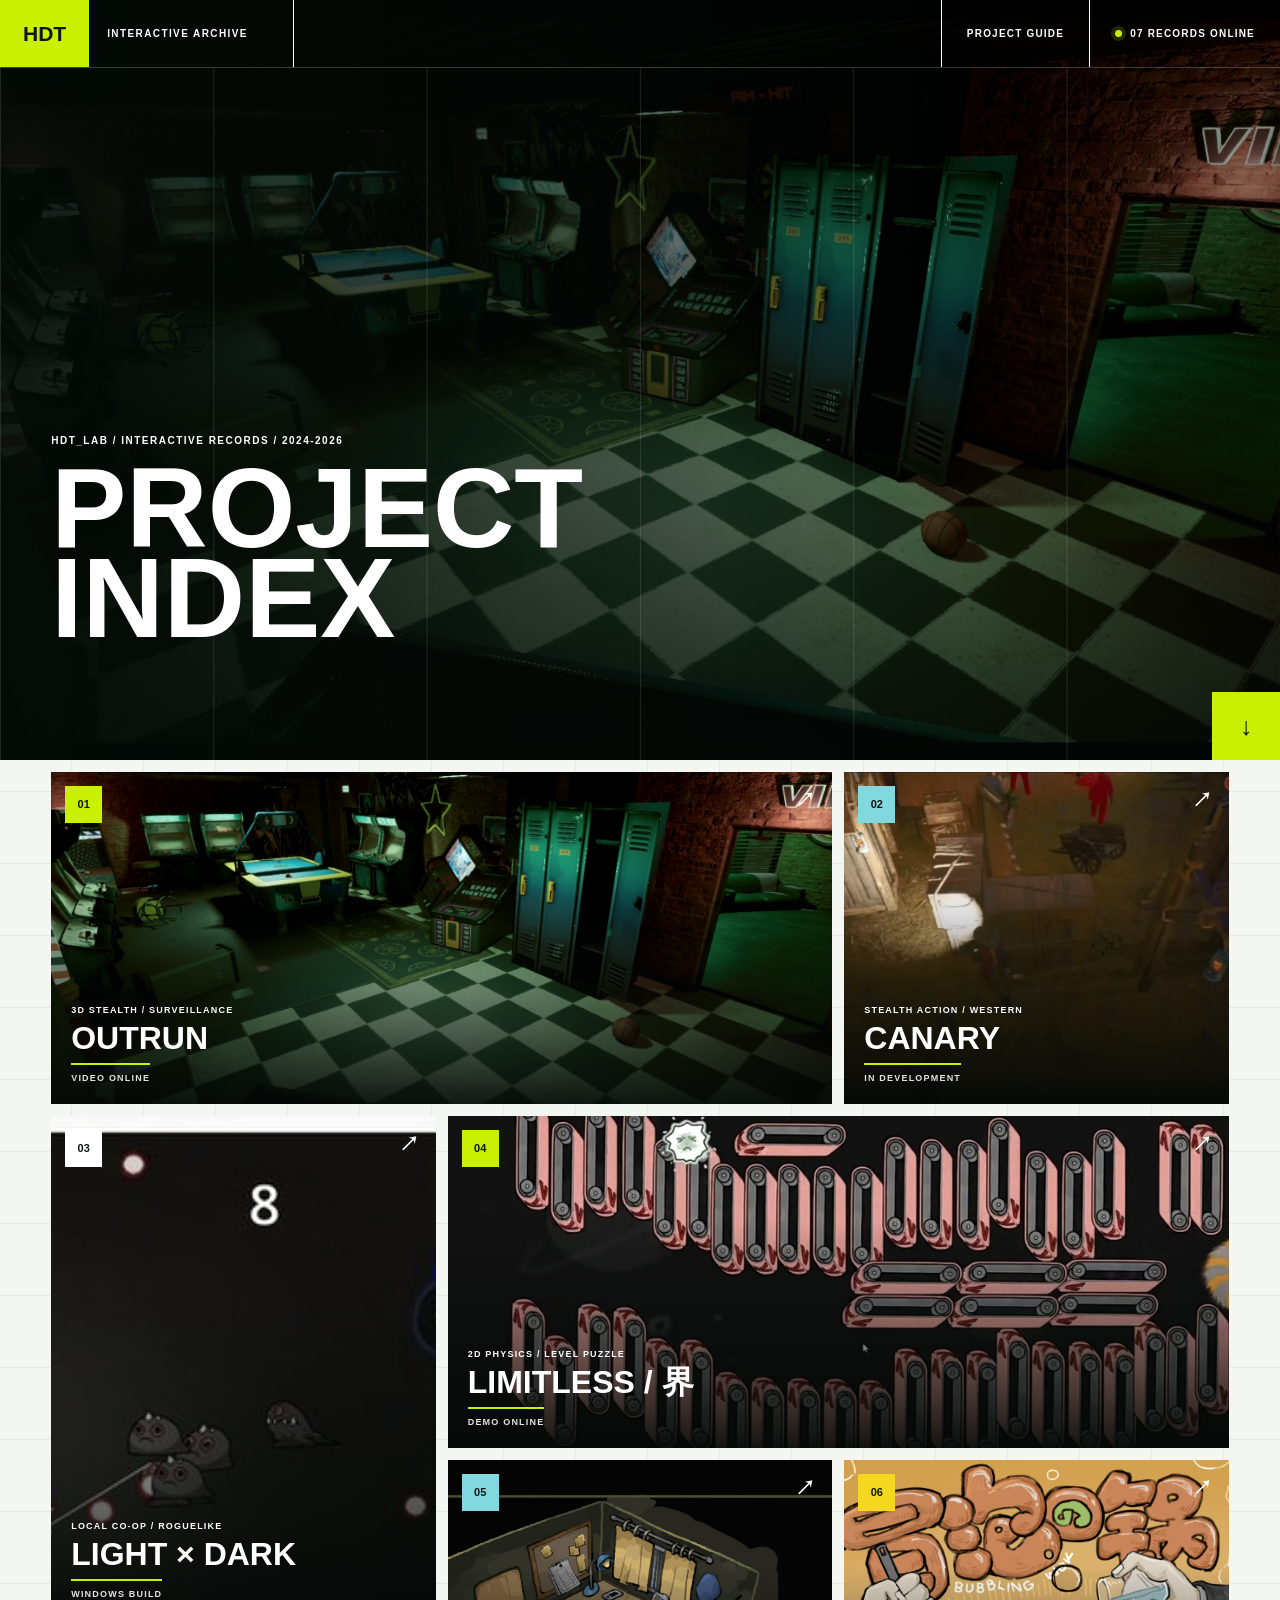
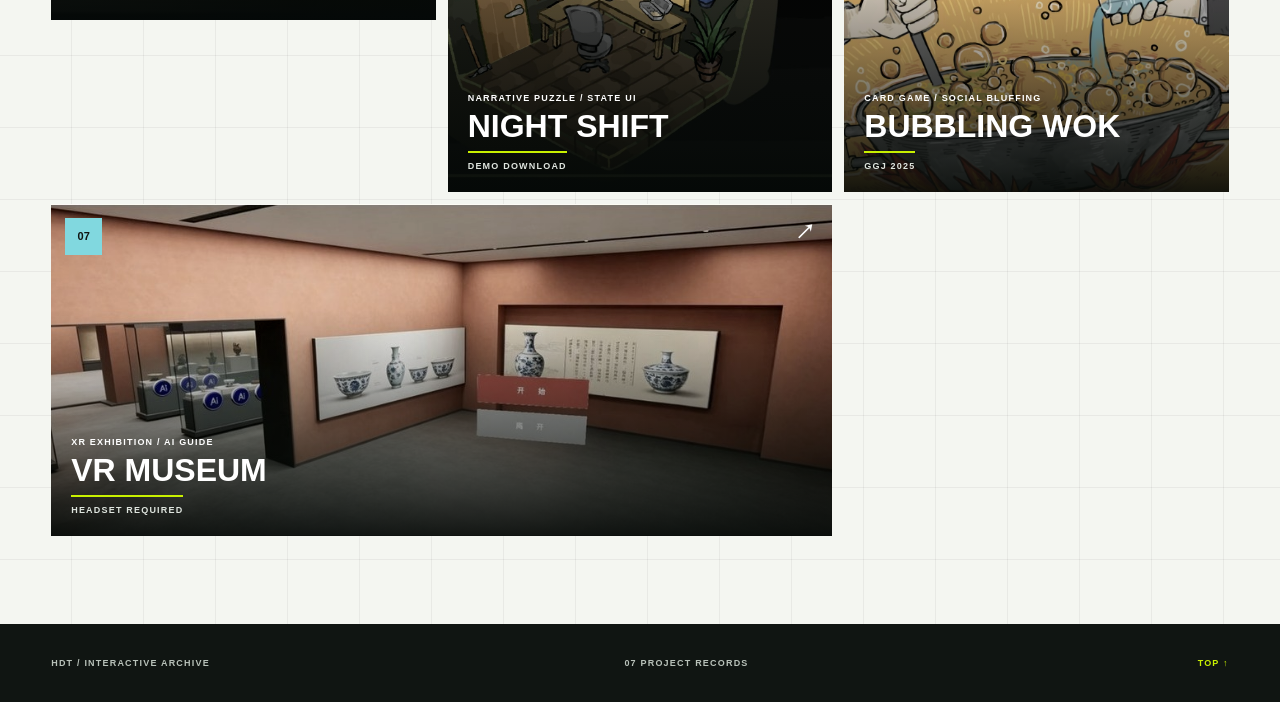
<file: index.html>
<!doctype html>
<html lang="zh-CN">
<head>
  <meta charset="utf-8">
  <meta name="viewport" content="width=device-width, initial-scale=1">
  <meta name="description" content="HDT interactive project index.">
  <title>HDT / Project Guide</title>
  <link rel="stylesheet" href="styles.css">
</head>
<body data-page="guide">
  <header class="site-header" id="top">
    <a class="identity" href="index.html" aria-label="返回项目导览">
      <span class="identity-mark">HDT</span>
      <span class="identity-code">INTERACTIVE ARCHIVE</span>
    </a>
    <button class="menu-button" type="button" aria-label="打开导航" aria-expanded="false" aria-controls="site-nav">☰</button>
    <nav class="site-nav" id="site-nav" aria-label="主导航">
      <a href="#guide">PROJECT GUIDE</a>
      <span class="system-state"><i></i> 07 RECORDS ONLINE</span>
    </nav>
  </header>
  <main>
    <section class="guide-hero" aria-labelledby="guide-title">
      <img src="assets/works/outrun-scene.jpg" alt="OUTRUN 废弃街机厅场景">
      <div class="guide-grid-lines" aria-hidden="true"></div>
      <div class="guide-hero-copy">
        <p>HDT_LAB / INTERACTIVE RECORDS / 2024-2026</p>
        <h1 id="guide-title">PROJECT<br>INDEX</h1>
      </div>

      <a class="down-link" href="#guide" aria-label="进入项目导览">↓</a>
    </section>
    <section class="guide-section" id="guide" aria-label="项目列表">
      <div class="project-guide" id="project-guide"></div>
    </section>
  </main>
  <footer class="site-footer">
    <span>HDT / INTERACTIVE ARCHIVE</span><span>07 PROJECT RECORDS</span><a href="#top">TOP ↑</a>
  </footer>
  <script src="projects.js"></script>
  <script src="script.js"></script>
</body>
</html>
</file>
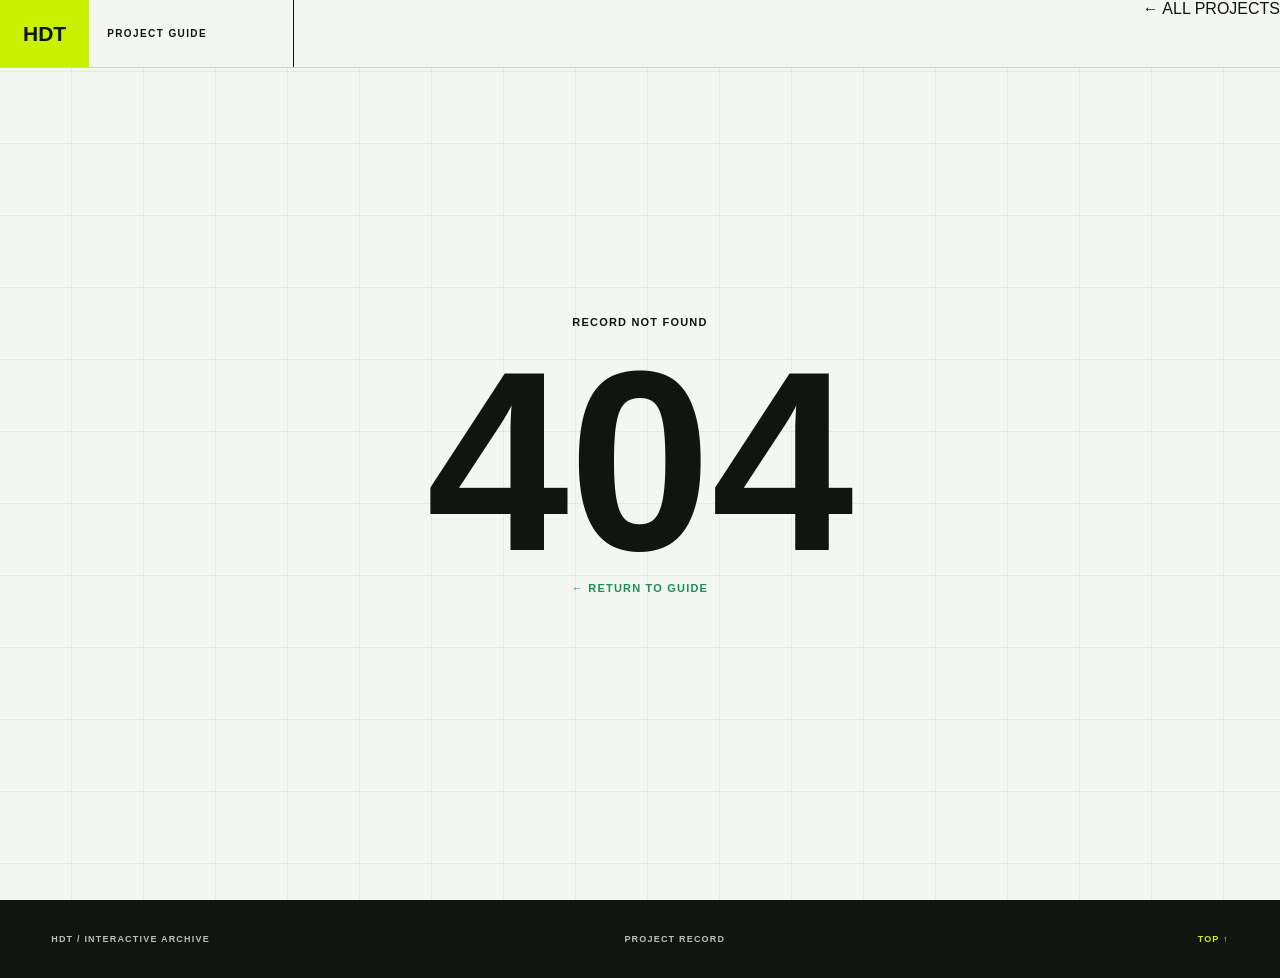
<file: project.html>
<!doctype html>
<html lang="zh-CN">
<head>
  <meta charset="utf-8">
  <meta name="viewport" content="width=device-width, initial-scale=1">
  <meta name="description" content="HDT interactive project record.">
  <title>Project / HDT</title>
  <link rel="stylesheet" href="styles.css">
</head>
<body data-page="project">
  <header class="site-header detail-header">
    <a class="identity" href="index.html" aria-label="返回项目导览"><span class="identity-mark">HDT</span><span class="identity-code">PROJECT GUIDE</span></a>
    <a class="back-link" href="index.html#guide">← ALL PROJECTS</a>
  </header>
  <main id="project-detail" aria-live="polite"></main>
  <footer class="site-footer">
    <span>HDT / INTERACTIVE ARCHIVE</span><span id="footer-record">PROJECT RECORD</span><a href="#top">TOP ↑</a>
  </footer>
  <script src="projects.js"></script>
  <script src="script.js"></script>
</body>
</html>
</file>
<file: styles.css>
:root{--paper:#f4f6f1;--white:#fff;--ink:#101512;--muted:#667068;--line:#cdd3cc;--green:#1b8f57;--acid:#c8f000;--yellow:#f4d81f;--cyan:#81d8df;--header:68px;--pad:clamp(20px,4vw,64px)}
*{box-sizing:border-box}html{scroll-behavior:smooth}body{margin:0;color:var(--ink);background:linear-gradient(90deg,transparent calc(100% - 1px),rgba(16,21,18,.055) 1px),linear-gradient(transparent calc(100% - 1px),rgba(16,21,18,.055) 1px),var(--paper);background-size:72px 72px;font-family:"Arial Narrow","Microsoft YaHei",Arial,sans-serif;letter-spacing:0}img,video{display:block;max-width:100%}a{color:inherit;text-decoration:none}button,a{-webkit-tap-highlight-color:transparent}
.site-header{position:fixed;z-index:20;inset:0 0 auto;height:var(--header);display:flex;align-items:stretch;justify-content:space-between;border-bottom:1px solid rgba(255,255,255,.22);color:var(--white);transition:.2s}.site-header.scrolled,.detail-header{color:var(--ink);background:rgba(244,246,241,.94);border-bottom-color:var(--line);backdrop-filter:blur(12px)}.identity{display:flex;align-items:center;min-width:294px;border-right:1px solid currentColor}.identity-mark{height:100%;display:grid;place-items:center;padding:0 23px;color:var(--ink);background:var(--acid);font:900 21px/1 Arial,sans-serif}.identity-code{padding-inline:18px;font:700 10px/1 Arial,sans-serif;letter-spacing:1.4px}.site-nav{display:flex;align-items:stretch}.site-nav>*{display:flex;align-items:center;padding-inline:25px;border-left:1px solid currentColor;font:700 10px/1 Arial,sans-serif;letter-spacing:1.2px}.site-nav a:hover{color:var(--ink);background:var(--acid)}.system-state i{width:7px;aspect-ratio:1;margin-right:8px;border-radius:50%;background:var(--acid);box-shadow:0 0 0 4px rgba(200,240,0,.16)}.menu-button{display:none}
.guide-hero{position:relative;min-height:min(760px,92vh);overflow:hidden;color:var(--white);background:#0d1510}.guide-hero>img{position:absolute;inset:0;width:100%;height:100%;object-fit:cover;object-position:center 58%;filter:saturate(.72) contrast(1.08) brightness(.68)}.guide-hero:after{content:"";position:absolute;inset:0;background:linear-gradient(90deg,rgba(4,11,7,.89),rgba(4,11,7,.48) 48%,rgba(4,11,7,.12) 75%),linear-gradient(0deg,rgba(4,8,6,.65),transparent 45%)}.guide-grid-lines{position:absolute;z-index:1;inset:var(--header) 0 0;background-image:linear-gradient(90deg,rgba(255,255,255,.11) 1px,transparent 1px);background-size:16.666% 100%;pointer-events:none}.guide-hero-copy{position:absolute;z-index:2;left:var(--pad);bottom:clamp(80px,13vh,130px)}.guide-hero-copy p,.guide-heading p,.detail-title p,.detail-story>p{margin:0 0 16px;font:700 10px/1.3 Arial,sans-serif;letter-spacing:1.5px}.guide-hero-copy h1{margin:0;max-width:800px;font:900 clamp(58px,8.8vw,132px)/.8 Arial,sans-serif}.guide-hero-copy>span{display:block;width:fit-content;margin-top:27px;padding:10px 14px;color:var(--ink);background:var(--acid);font-size:13px;font-weight:700}.guide-readout{position:absolute;z-index:3;right:var(--pad);bottom:92px;display:grid;grid-template-columns:auto auto;min-width:228px;border-top:1px solid rgba(255,255,255,.54)}.guide-readout span,.guide-readout strong{padding:11px 0;border-bottom:1px solid rgba(255,255,255,.25);font:700 10px/1 Arial,sans-serif;letter-spacing:1px}.guide-readout strong{text-align:right;color:var(--acid)}.down-link{position:absolute;z-index:3;right:0;bottom:0;width:68px;aspect-ratio:1;display:grid;place-items:center;color:var(--ink);background:var(--acid);font-size:25px}
.guide-section{padding:12px var(--pad) 88px}.guide-heading{display:grid;grid-template-columns:1fr minmax(280px,.75fr);align-items:end;gap:8vw;margin-bottom:46px;padding-bottom:24px;border-bottom:1px solid var(--ink)}.guide-heading h2{margin:0;font-size:clamp(32px,4vw,60px);line-height:1}.guide-heading>p{max-width:480px;margin:0;color:var(--muted);font:400 13px/1.8 inherit;letter-spacing:0}
.project-guide{display:grid;grid-template-columns:repeat(12,minmax(0,1fr));grid-auto-rows:160px;gap:12px}.guide-item{position:relative;grid-column:span 4;grid-row:span 2;overflow:hidden;isolation:isolate;color:var(--white);background:#172019}.guide-item.wide{grid-column:span 8}.guide-item.tall{grid-row:span 3}.guide-item.small{grid-row:span 1}.guide-item:nth-child(4),.guide-item:nth-child(7){grid-column:span 8}.guide-item:nth-child(5),.guide-item:nth-child(6){grid-column:span 4;grid-row:span 2}.guide-item:after{content:"";position:absolute;z-index:-1;inset:0;background:linear-gradient(0deg,rgba(4,8,6,.92),transparent 68%)}.guide-item img{position:absolute;z-index:-2;inset:0;width:100%;height:100%;object-fit:cover;filter:saturate(.72) contrast(1.06);transition:transform .55s,filter .25s}.guide-item:hover img,.guide-item:focus-visible img{transform:scale(1.045);filter:saturate(1) contrast(1.06)}.guide-item:focus-visible{outline:3px solid var(--acid);outline-offset:3px}.guide-index{position:absolute;top:14px;left:14px;display:grid;place-items:center;width:37px;aspect-ratio:1;color:var(--ink);background:var(--acid);font:900 11px/1 Arial,sans-serif}.guide-label{position:absolute;right:20px;bottom:19px;left:20px}.guide-label p,.guide-label span{margin:0;font:700 9px/1.2 Arial,sans-serif;letter-spacing:1.2px}.guide-label h3{margin:7px 0 10px;font:900 clamp(22px,2.5vw,40px)/.95 Arial,sans-serif}.guide-label span{display:inline-block;padding-top:8px;border-top:2px solid var(--acid);color:#dfe5df}.guide-item>b{position:absolute;top:15px;right:17px;font-size:20px}.guide-item.tone-light .guide-index,.guide-item.tone-lab .guide-index{background:var(--cyan)}.guide-item.tone-yellow .guide-index{background:var(--yellow)}.guide-item.tone-acid .guide-index{background:var(--white)}
.site-footer{min-height:78px;display:grid;grid-template-columns:1fr 1fr auto;align-items:center;gap:20px;padding-inline:var(--pad);color:#b9c2ba;background:var(--ink);font:700 9px/1 Arial,sans-serif;letter-spacing:1.2px}.site-footer a{color:var(--acid)}
.detail{background:var(--paper)}.detail-hero{position:relative;height:clamp(520px,78vh,820px);overflow:hidden;color:var(--white);background:#121713}.detail-hero>img{width:100%;height:100%;object-fit:cover;filter:saturate(.8) contrast(1.08)}.detail-shade{position:absolute;inset:0;background:linear-gradient(0deg,rgba(3,7,5,.88),transparent 58%),linear-gradient(90deg,rgba(3,7,5,.33),transparent 50%)}.detail-title{position:absolute;right:var(--pad);bottom:62px;left:var(--pad)}.detail-title h1{margin:0;max-width:1100px;overflow-wrap:anywhere;font:900 clamp(56px,10vw,150px)/.82 Arial,sans-serif}.detail-title>span{position:absolute;right:0;bottom:3px;padding:11px 15px;color:var(--ink);background:var(--acid);font:900 10px/1 Arial,sans-serif;letter-spacing:1px}
.detail-overview{display:grid;grid-template-columns:minmax(0,1.5fr) minmax(330px,.7fr);gap:9vw;padding:90px var(--pad);border-bottom:1px solid var(--line)}.detail-lead{max-width:880px;margin:0;font-size:clamp(30px,4.4vw,66px);font-weight:700;line-height:1.15}.detail-meta li{margin:0;font:700 10px/1.35 Arial,sans-serif;letter-spacing:1px}.detail-meta ul{display:flex;flex-wrap:wrap;gap:6px;margin:0;padding:0;list-style:none}.detail-meta li{padding:8px 10px;background:var(--acid)}
.detail-story{padding:84px var(--pad) 96px}.detail-story>div{max-width:980px;margin-left:auto}.detail-story div>p{margin:0;color:#28322b;font-size:clamp(18px,1.65vw,24px);line-height:1.85}.detail-action{display:inline-flex;align-items:center;min-height:48px;margin-top:34px;padding:0 19px;color:var(--white);background:var(--ink);border-left:6px solid var(--acid);font:800 11px/1 Arial,sans-serif;letter-spacing:1px}.detail-action:hover{color:var(--ink);background:var(--acid)}
.detail-media{margin:0;padding:0 var(--pad) 85px}.detail-media-frame{width:100%}.detail-media img,.detail-media video{width:100%;max-height:82vh;object-fit:contain;background:#090c0a}.detail-media-frame.media-pair{display:grid;grid-template-columns:22.8fr 77.2fr;aspect-ratio:2.7/1;overflow:hidden;background:#090c0a}.detail-media-frame.media-pair img{height:100%;max-height:none;object-fit:cover}.detail-media figcaption{padding:13px 0;border-bottom:1px solid var(--ink);font:700 9px/1 Arial,sans-serif;letter-spacing:1.3px}.record-nav{display:grid;grid-template-columns:1fr 200px 1fr;min-height:170px;color:var(--white);background:var(--ink)}.record-nav a{display:flex;flex-direction:column;justify-content:center;gap:13px;min-width:0;padding:28px var(--pad);border-right:1px solid #465048}.record-nav a:last-child{align-items:flex-end;border-right:0;text-align:right}.record-nav a:nth-child(2){align-items:center;padding-inline:16px;color:var(--ink);background:var(--acid);text-align:center}.record-nav span{color:#a4afa6;font:700 9px/1 Arial,sans-serif;letter-spacing:1.2px}.record-nav strong{max-width:100%;overflow-wrap:anywhere;font:900 clamp(18px,2.3vw,36px)/1 Arial,sans-serif}.record-nav a:hover strong{color:var(--acid)}.record-nav a:nth-child(2):hover strong{color:var(--ink)}
.not-found{min-height:100vh;display:grid;place-content:center;padding:100px 20px;text-align:center}.not-found h1{margin:20px 0;font:900 clamp(100px,20vw,260px)/.8 Arial,sans-serif}.not-found p,.not-found a{font:800 11px/1 Arial,sans-serif;letter-spacing:1.2px}.not-found a{color:var(--green)}
@media(max-width:900px){.system-state{display:none}.project-guide{grid-template-columns:repeat(8,minmax(0,1fr))}.guide-item,.guide-item.tall,.guide-item.small,.guide-item:nth-child(5),.guide-item:nth-child(6){grid-column:span 4;grid-row:span 2}.guide-item.wide,.guide-item:nth-child(4),.guide-item:nth-child(7){grid-column:span 8}.detail-overview{grid-template-columns:1fr;gap:60px}.detail-meta{max-width:520px}}
@media(max-width:620px){:root{--header:58px;--pad:18px}.identity{min-width:0;border-right:0}.identity-mark{padding-inline:18px;font-size:18px}.identity-code{padding-inline:12px;font-size:8px;letter-spacing:1px}.menu-button{display:grid;place-items:center;width:58px;padding:0;border:0;border-left:1px solid currentColor;color:inherit;background:transparent;font-size:22px}.site-nav{position:absolute;top:100%;right:0;left:0;display:none;color:var(--ink);background:var(--paper);border-bottom:1px solid var(--ink)}.site-nav.open{display:block}.site-nav>*{min-height:54px;border:0;padding-inline:18px}.guide-hero{min-height:min(660px,88vh)}.guide-hero>img{object-position:57% center}.guide-grid-lines{background-size:33.333% 100%}.guide-hero-copy{right:18px;bottom:115px}.guide-hero-copy h1{width:100%;font-size:clamp(52px,17vw,66px)}.guide-hero-copy>span{max-width:calc(100vw - 36px);font-size:11px}.guide-readout{right:18px;bottom:18px;left:18px;min-width:0;grid-template-columns:repeat(3,1fr)}.guide-readout span,.guide-readout strong{padding:8px 0;border-bottom:0;font-size:8px}.guide-readout strong{grid-row:2;text-align:left}.down-link{display:none}.guide-section{padding-top:10px;padding-bottom:70px}.guide-heading{grid-template-columns:1fr;gap:20px;margin-bottom:24px}.guide-heading h2{font-size:38px}.project-guide{grid-template-columns:1fr;grid-auto-rows:auto;gap:10px}.guide-item,.guide-item.wide,.guide-item.tall,.guide-item.small,.guide-item:nth-child(4),.guide-item:nth-child(5),.guide-item:nth-child(6),.guide-item:nth-child(7){grid-column:1;grid-row:auto;aspect-ratio:4/3}.guide-item:nth-child(3n+2){aspect-ratio:1}.guide-label{right:15px;bottom:15px;left:15px}.guide-label h3{font-size:clamp(25px,9vw,35px)}.site-footer{grid-template-columns:1fr auto;min-height:68px}.site-footer span:nth-child(2){display:none}.detail-hero{height:min(650px,78vh);min-height:500px}.detail-title{bottom:38px}.detail-title h1{padding-bottom:55px;font-size:clamp(49px,17vw,72px)}.detail-title>span{right:auto;bottom:0;left:0;font-size:9px}.detail-overview{gap:46px;padding-top:60px;padding-bottom:60px}.detail-lead{font-size:31px;line-height:1.25}.detail-story{padding-top:58px;padding-bottom:66px}.detail-story>div{margin-left:0}.detail-story div>p{font-size:16px;line-height:1.8}.detail-media{padding-bottom:56px}.detail-media img,.detail-media video{max-height:none}.detail-media-frame.media-pair{grid-template-columns:28fr 72fr;aspect-ratio:2/1}.record-nav{grid-template-columns:1fr 72px 1fr;min-height:120px}.record-nav a{gap:9px;padding:18px 13px}.record-nav a:nth-child(2){padding-inline:8px}.record-nav span{font-size:7px}.record-nav strong{font-size:14px}}
@media(prefers-reduced-motion:reduce){html{scroll-behavior:auto}*,*:before,*:after{transition-duration:.01ms!important}}
</file>
